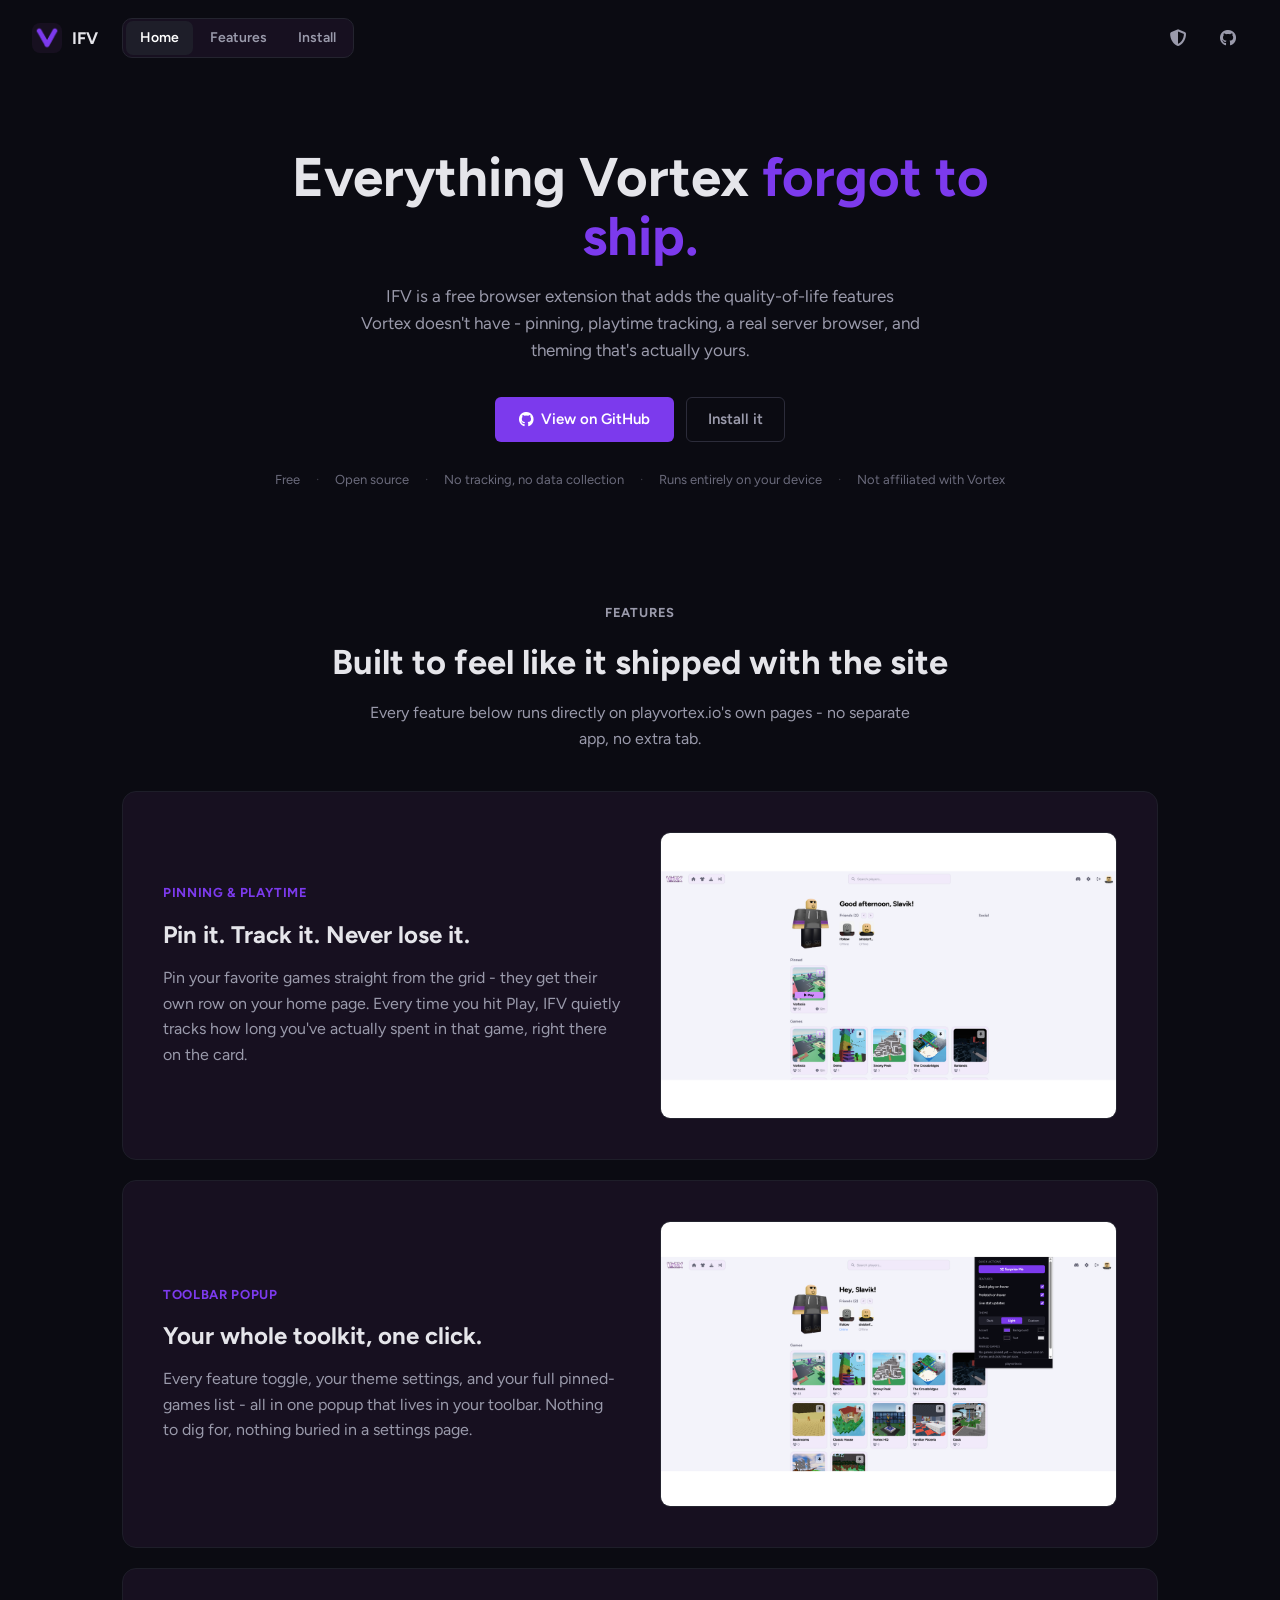
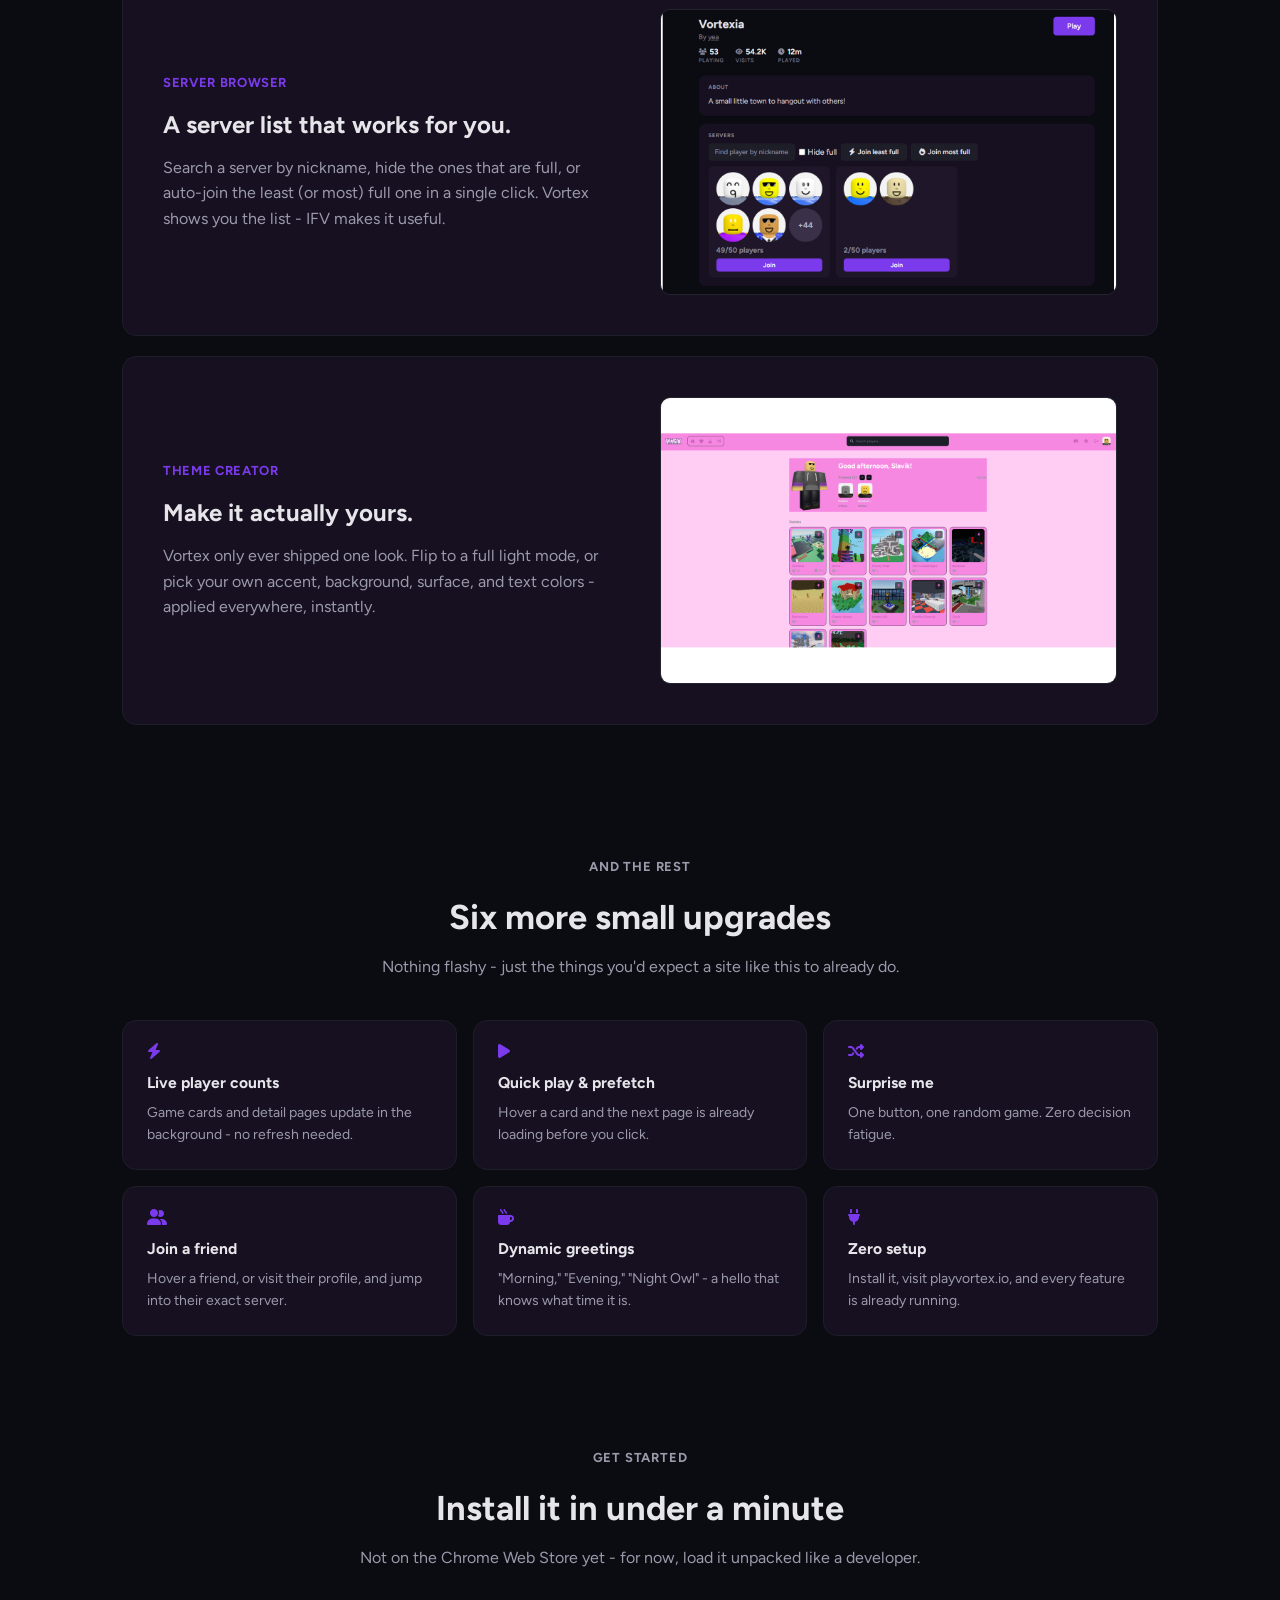
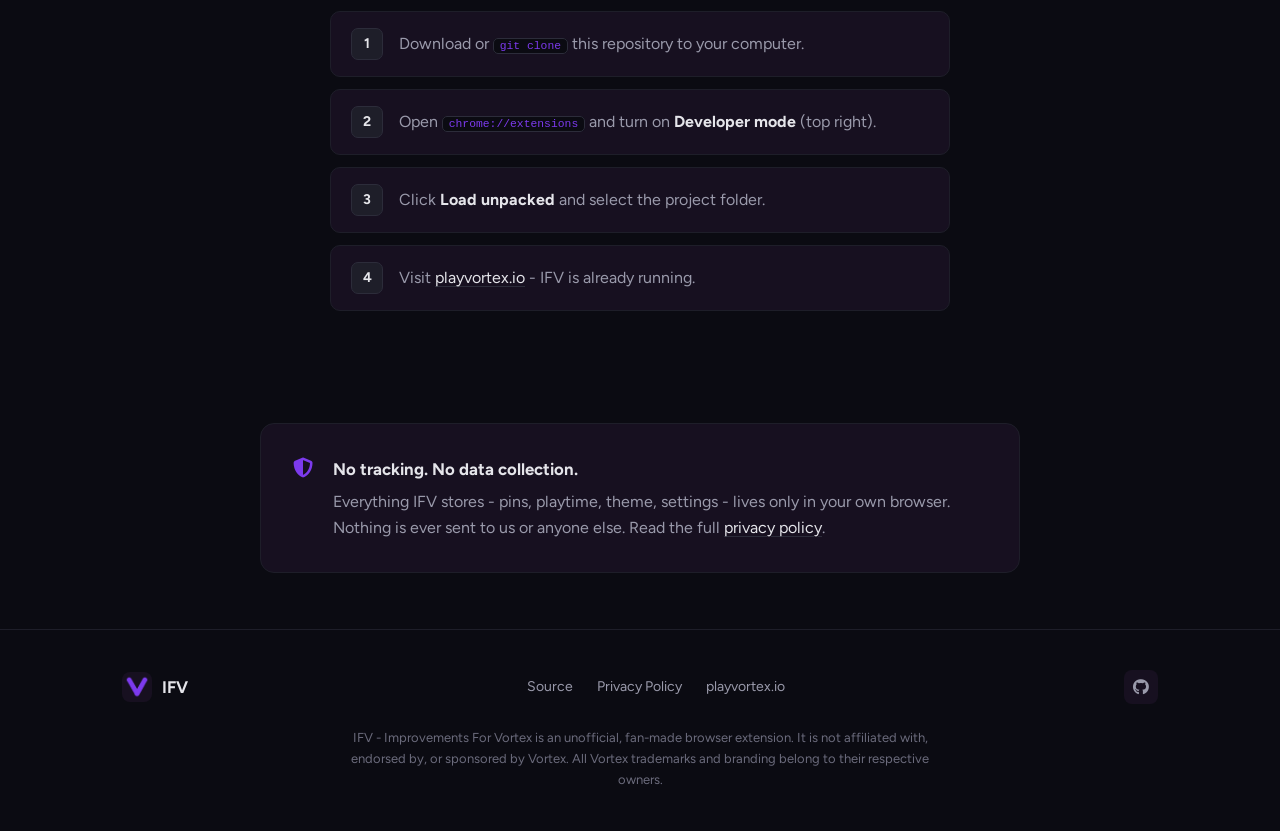
<file: docs/index.html>
<!doctype html>
<html lang="en">
<head>
<meta charset="UTF-8">
<meta name="viewport" content="width=device-width, initial-scale=1">
<title>IFV - Improvements For Vortex</title>
<meta name="description" content="A quality-of-life browser extension for playvortex.io: pinning, playtime tracking, a better server browser, theming, and more.">
<link rel="icon" type="image/png" href="favicon.png">
<link rel="preconnect" href="https://fonts.googleapis.com">
<link rel="preconnect" href="https://fonts.gstatic.com" crossorigin>
<link href="https://fonts.googleapis.com/css2?family=Figtree:wght@400;500;600;700&display=swap" rel="stylesheet">
<link rel="stylesheet" href="https://cdnjs.cloudflare.com/ajax/libs/font-awesome/6.7.2/css/all.min.css">
<style>
:root {
    --bg: #0b0b12;
    --surface: #171020;
    --surface-2: #1e1e29;
    --border: #24242f;
    --border-2: #2c2c3a;
    --text: #e5e5ea;
    --muted: #9a9aab;
    --muted-2: #6b6b7c;
    --accent: #7c3aed;
    --accent-hover: #6d28d9;
}
* { box-sizing: border-box; }
html { scroll-behavior: smooth; }
body {
    margin: 0;
    background: var(--bg);
    color: var(--text);
    font-family: 'Figtree', system-ui, -apple-system, sans-serif;
    line-height: 1.6;
    display: flex;
    flex-direction: column;
    align-items: center;
}
a { color: inherit; text-decoration: none; }
img { max-width: 100%; display: block; }
.page { width: 100%; max-width: 1100px; margin: 0 auto; padding-left: 2rem; padding-right: 2rem; }
.navbar, footer { align-self: stretch; }

/* ---------- navbar (styled after Vortex's own, with IFV's own identity) ---------- */

.navbar {
    position: sticky;
    top: 0;
    z-index: 100;
    background: var(--bg);
    height: 76px;
    display: flex;
    align-items: center;
    padding: 0 2rem;
    gap: 1.5rem;
}
.navbar-logo { display: flex; align-items: center; gap: 0.6rem; font-weight: 700; font-size: 1.05rem; flex-shrink: 0; }
.navbar-logo .mark {
    width: 30px; height: 30px;
    border-radius: 8px;
    display: block;
}
.navbar-pill {
    display: flex;
    align-items: center;
    gap: 0.125rem;
    height: 40px;
    background: var(--surface);
    border: 1px solid var(--border);
    border-radius: 10px;
    padding: 0 3px;
    flex-shrink: 0;
}
.navbar-pill a {
    display: flex; align-items: center; justify-content: center;
    height: 34px; padding: 0 0.9rem;
    border-radius: 7px;
    color: var(--muted);
    font-size: 0.875rem;
    font-weight: 600;
    white-space: nowrap;
}
.navbar-pill a:hover { background: var(--surface-2); color: #fff; }
.navbar-pill a.current { background: var(--surface-2); color: #fff; }
.navbar-spacer { flex: 1; }
.navbar-actions { display: flex; align-items: center; gap: 0.6rem; flex-shrink: 0; }
.navbar-icon-btn {
    display: flex; align-items: center; justify-content: center;
    width: 40px; height: 40px;
    border-radius: 8px;
    color: var(--muted);
    font-size: 1.05rem;
}
.navbar-icon-btn:hover { background: var(--surface); color: #fff; }

/* ---------- hero ---------- */

.hero { padding: 4.5rem 0 3.5rem; text-align: center; }
.hero h1 {
    font-size: clamp(2.25rem, 5vw, 3.4rem);
    font-weight: 700;
    line-height: 1.08;
    margin: 0 auto 1.1rem;
    max-width: 720px;
}
.hero h1 span { color: var(--accent); }
.hero p.lede { max-width: 560px; margin: 0 auto 2rem; color: var(--muted); font-size: 1.0625rem; }
.cta-row { display: flex; gap: 0.75rem; flex-wrap: wrap; justify-content: center; margin-bottom: 1.75rem; }

.btn-play {
    display: inline-flex; align-items: center; gap: 0.5em;
    background: var(--accent);
    color: #fff;
    border: none;
    border-radius: 6px;
    padding: 10px 24px;
    font-weight: 600;
    font-size: 0.9375rem;
    font-family: inherit;
    cursor: pointer;
    transition: background 0.15s ease;
}
.btn-play:hover { background: var(--accent-hover); }
.btn-secondary {
    padding: 0.6rem 1.3rem;
    background: none;
    color: var(--muted);
    border: 1px solid var(--border-2);
    border-radius: 6px;
    font-size: 0.9375rem;
    font-family: inherit;
    font-weight: 600;
    cursor: pointer;
    transition: border-color 0.15s ease, color 0.15s ease;
}
.btn-secondary:hover { border-color: #3d3d52; color: #fff; }

.trust-row { display: flex; flex-wrap: wrap; justify-content: center; gap: 0.35rem 1rem; color: var(--muted-2); font-size: 0.8125rem; }
.trust-row .sep { opacity: 0.5; }

/* ---------- section scaffolding ---------- */

section { padding: 3.5rem 0; text-align: center; }
.section-title { color: var(--muted); font-size: 0.8125rem; font-weight: 700; text-transform: uppercase; letter-spacing: 0.06em; margin-bottom: 0.75rem; }
.section-heading { font-size: clamp(1.6rem, 3vw, 2.15rem); font-weight: 700; margin: 0 auto 0.6rem; }
.section-sub { color: var(--muted); max-width: 560px; margin: 0 auto 2.5rem; }

/* ---------- feature spotlights (as game-description-box style panels) ---------- */

.spotlight-box {
    background: var(--surface);
    border: 1px solid var(--surface-2);
    border-radius: 14px;
    padding: 2.5rem;
    display: grid;
    grid-template-columns: minmax(0, 1fr) minmax(0, 1fr);
    gap: 2.5rem;
    align-items: center;
    margin-bottom: 1.25rem;
    text-align: left;
}
.spotlight-box.reverse .spot-media { order: 2; }
.spot-tag { color: var(--accent); font-weight: 700; font-size: 0.8125rem; text-transform: uppercase; letter-spacing: 0.05em; margin-bottom: 0.75rem; }
.spot-title { font-size: 1.5rem; font-weight: 700; margin: 0 0 0.65rem; }
.spot-body { color: var(--muted); margin: 0; }
.spot-media { min-width: 0; }
.spot-media img { width: 100%; border-radius: 10px; border: 1px solid var(--border); }

/* ---------- checklist grid ---------- */

.checklist { display: grid; grid-template-columns: repeat(auto-fit, minmax(260px, 1fr)); gap: 1rem; text-align: left; }
.check-card {
    background: var(--surface);
    border: 1px solid var(--surface-2);
    border-radius: 14px;
    padding: 1.4rem 1.5rem;
}
.check-card i { color: var(--accent); font-size: 1rem; margin-bottom: 0.75rem; display: block; }
.check-card h4 { margin: 0 0 0.35rem; font-size: 0.975rem; font-weight: 700; }
.check-card p { margin: 0; font-size: 0.875rem; color: var(--muted); }

/* ---------- install ---------- */

.install-steps { counter-reset: step; display: grid; gap: 0.75rem; max-width: 620px; margin: 0 auto; text-align: left; }
.install-step {
    counter-increment: step;
    display: flex; gap: 1rem; align-items: center;
    background: var(--surface);
    border: 1px solid var(--surface-2);
    border-radius: 10px;
    padding: 1rem 1.25rem;
}
.install-step::before {
    content: counter(step);
    flex-shrink: 0;
    width: 30px; height: 30px;
    border-radius: 7px;
    background: var(--surface-2);
    border: 1px solid var(--border-2);
    display: flex; align-items: center; justify-content: center;
    font-weight: 700; font-size: 0.875rem;
}
.install-step code { background: var(--bg); border: 1px solid var(--border-2); border-radius: 5px; padding: 0.1em 0.5em; font-size: 0.875em; color: var(--accent); }
.install-step p { margin: 0; color: var(--muted); }
.install-step p strong { color: var(--text); }
.install-step a { color: var(--text); text-decoration: underline; text-decoration-color: var(--border-2); text-underline-offset: 3px; }

/* ---------- privacy card ---------- */

.privacy-card {
    display: flex; gap: 1.25rem; align-items: flex-start;
    background: var(--surface);
    border: 1px solid var(--surface-2);
    border-radius: 14px;
    padding: 2rem;
    max-width: 760px;
    margin: 0 auto;
    text-align: left;
}
.privacy-card i { color: var(--accent); font-size: 1.25rem; margin-top: 0.15rem; }
.privacy-card h3 { margin: 0 0 0.4rem; font-size: 1.05rem; font-weight: 700; }
.privacy-card p { margin: 0; color: var(--muted); }
.privacy-card a { color: var(--text); text-decoration: underline; text-decoration-color: var(--border-2); text-underline-offset: 3px; }

/* ---------- footer (mirrors Vortex's own contentinfo layout) ---------- */

footer { border-top: 1px solid var(--surface-2); padding: 2.5rem 0; }
.footer-inner { display: flex; align-items: center; justify-content: space-between; flex-wrap: wrap; gap: 1.5rem; }
.footer-links { display: flex; gap: 1.5rem; flex-wrap: wrap; color: var(--muted); font-size: 0.875rem; }
.footer-links a:hover { color: var(--text); }
.footer-social { display: flex; gap: 0.6rem; }
.footer-social a {
    width: 34px; height: 34px;
    border-radius: 8px;
    background: var(--surface);
    display: flex; align-items: center; justify-content: center;
    color: var(--muted);
}
.footer-social a:hover { color: #fff; background: var(--surface-2); }
.disclaimer { color: var(--muted-2); font-size: 0.8125rem; max-width: 620px; margin: 1.5rem auto 0; text-align: center; }

/* ---------- reveal ---------- */

.reveal { opacity: 0; transform: translateY(16px); transition: opacity 0.5s ease, transform 0.5s ease; }
.reveal.in { opacity: 1; transform: translateY(0); }
@media (prefers-reduced-motion: reduce) {
    html { scroll-behavior: auto; }
    .reveal { transition: none; opacity: 1; transform: none; }
}

@media (max-width: 760px) {
    .spotlight-box { grid-template-columns: 1fr; padding: 1.75rem; }
    .spotlight-box.reverse .spot-media { order: 0; }
    .navbar-pill a span.label { display: none; }
    .footer-inner { flex-direction: column; align-items: flex-start; }
}
</style>
</head>
<body>

<nav class="navbar">
    <a class="navbar-logo" href="#top"><img class="mark" src="favicon.png" alt="IFV"> IFV</a>
    <div class="navbar-pill">
        <a class="current" href="#top">Home</a>
        <a href="#features">Features</a>
        <a href="#install">Install</a>
    </div>
    <div class="navbar-spacer"></div>
    <div class="navbar-actions">
        <a class="navbar-icon-btn" href="privacy.html" title="Privacy Policy"><i class="fa-solid fa-shield-halved"></i></a>
        <a class="navbar-icon-btn" href="https://github.com/Slavik-85/ImprovementForVortex" title="GitHub"><i class="fa-brands fa-github"></i></a>
    </div>
</nav>

<header class="hero page" id="top">
    <h1>Everything Vortex <span>forgot to ship.</span></h1>
    <p class="lede">IFV is a free browser extension that adds the quality-of-life features Vortex doesn't have - pinning, playtime tracking, a real server browser, and theming that's actually yours.</p>
    <div class="cta-row">
        <a class="btn-play" href="https://github.com/Slavik-85/ImprovementForVortex"><i class="fa-brands fa-github"></i> View on GitHub</a>
        <a class="btn-secondary" href="#install">Install it</a>
    </div>
    <div class="trust-row">
        <span>Free</span><span class="sep">·</span>
        <span>Open source</span><span class="sep">·</span>
        <span>No tracking, no data collection</span><span class="sep">·</span>
        <span>Runs entirely on your device</span><span class="sep">·</span>
        <span>Not affiliated with Vortex</span>
    </div>
</header>

<section class="page" id="features">
    <div class="section-title">Features</div>
    <h2 class="section-heading">Built to feel like it shipped with the site</h2>
    <p class="section-sub">Every feature below runs directly on playvortex.io's own pages - no separate app, no extra tab.</p>

    <div class="spotlight-box reveal">
        <div>
            <div class="spot-tag">Pinning &amp; playtime</div>
            <h3 class="spot-title">Pin it. Track it. Never lose it.</h3>
            <p class="spot-body">Pin your favorite games straight from the grid - they get their own row on your home page. Every time you hit Play, IFV quietly tracks how long you've actually spent in that game, right there on the card.</p>
        </div>
        <div class="spot-media"><img src="screenshots/pinned-playtime.png" alt="Home page showing a pinned Vortexia game card with a quick play button and 12 minutes of tracked playtime"></div>
    </div>

    <div class="spotlight-box reverse reveal">
        <div>
            <div class="spot-tag">Toolbar popup</div>
            <h3 class="spot-title">Your whole toolkit, one click.</h3>
            <p class="spot-body">Every feature toggle, your theme settings, and your full pinned-games list - all in one popup that lives in your toolbar. Nothing to dig for, nothing buried in a settings page.</p>
        </div>
        <div class="spot-media"><img src="screenshots/popup.png" alt="The IFV toolbar popup showing quick actions, feature toggles, theme creator, and pinned games"></div>
    </div>

    <div class="spotlight-box reveal">
        <div>
            <div class="spot-tag">Server browser</div>
            <h3 class="spot-title">A server list that works for you.</h3>
            <p class="spot-body">Search a server by nickname, hide the ones that are full, or auto-join the least (or most) full one in a single click. Vortex shows you the list - IFV makes it useful.</p>
        </div>
        <div class="spot-media"><img src="screenshots/server-browser.png" alt="Game detail page with an enhanced server browser: search by nickname, hide full, join least full, join most full"></div>
    </div>

    <div class="spotlight-box reverse reveal">
        <div>
            <div class="spot-tag">Theme creator</div>
            <h3 class="spot-title">Make it actually yours.</h3>
            <p class="spot-body">Vortex only ever shipped one look. Flip to a full light mode, or pick your own accent, background, surface, and text colors - applied everywhere, instantly.</p>
        </div>
        <div class="spot-media"><img src="screenshots/home-pinned-theme.png" alt="Vortex home page with a custom pink theme applied, showing friends and the pinned games row"></div>
    </div>
</section>

<section class="page">
    <div class="section-title">And the rest</div>
    <h2 class="section-heading">Six more small upgrades</h2>
    <p class="section-sub">Nothing flashy - just the things you'd expect a site like this to already do.</p>
    <div class="checklist">
        <div class="check-card reveal"><i class="fa-solid fa-bolt"></i><h4>Live player counts</h4><p>Game cards and detail pages update in the background - no refresh needed.</p></div>
        <div class="check-card reveal"><i class="fa-solid fa-play"></i><h4>Quick play &amp; prefetch</h4><p>Hover a card and the next page is already loading before you click.</p></div>
        <div class="check-card reveal"><i class="fa-solid fa-shuffle"></i><h4>Surprise me</h4><p>One button, one random game. Zero decision fatigue.</p></div>
        <div class="check-card reveal"><i class="fa-solid fa-user-group"></i><h4>Join a friend</h4><p>Hover a friend, or visit their profile, and jump into their exact server.</p></div>
        <div class="check-card reveal"><i class="fa-solid fa-mug-hot"></i><h4>Dynamic greetings</h4><p>"Morning," "Evening," "Night Owl" - a hello that knows what time it is.</p></div>
        <div class="check-card reveal"><i class="fa-solid fa-plug"></i><h4>Zero setup</h4><p>Install it, visit playvortex.io, and every feature is already running.</p></div>
    </div>
</section>

<section class="page" id="install">
    <div class="section-title">Get started</div>
    <h2 class="section-heading">Install it in under a minute</h2>
    <p class="section-sub">Not on the Chrome Web Store yet - for now, load it unpacked like a developer.</p>
    <div class="install-steps">
        <div class="install-step reveal"><p>Download or <code>git clone</code> this repository to your computer.</p></div>
        <div class="install-step reveal"><p>Open <code>chrome://extensions</code> and turn on <strong>Developer mode</strong> (top right).</p></div>
        <div class="install-step reveal"><p>Click <strong>Load unpacked</strong> and select the project folder.</p></div>
        <div class="install-step reveal"><p>Visit <a href="https://playvortex.io">playvortex.io</a> - IFV is already running.</p></div>
    </div>
</section>

<section class="page">
    <div class="privacy-card reveal">
        <i class="fa-solid fa-shield-halved"></i>
        <div>
            <h3>No tracking. No data collection.</h3>
            <p>Everything IFV stores - pins, playtime, theme, settings - lives only in your own browser. Nothing is ever sent to us or anyone else. Read the full <a href="privacy.html">privacy policy</a>.</p>
        </div>
    </div>
</section>

<footer>
    <div class="page footer-inner">
        <a class="navbar-logo" href="#top"><img class="mark" src="favicon.png" alt="IFV"> IFV</a>
        <div class="footer-links">
            <a href="https://github.com/Slavik-85/ImprovementForVortex">Source</a>
            <a href="privacy.html">Privacy Policy</a>
            <a href="https://playvortex.io">playvortex.io</a>
        </div>
        <div class="footer-social">
            <a href="https://github.com/Slavik-85/ImprovementForVortex" title="GitHub"><i class="fa-brands fa-github"></i></a>
        </div>
    </div>
    <div class="page">
        <p class="disclaimer">IFV - Improvements For Vortex is an unofficial, fan-made browser extension. It is not affiliated with, endorsed by, or sponsored by Vortex. All Vortex trademarks and branding belong to their respective owners.</p>
    </div>
</footer>

<script>
    document.querySelectorAll('.reveal').forEach((el, i) => { el.style.transitionDelay = (i % 4) * 60 + 'ms'; });
    const io = new IntersectionObserver((entries) => {
        entries.forEach((entry) => {
            if (entry.isIntersecting) { entry.target.classList.add('in'); io.unobserve(entry.target); }
        });
    }, { threshold: 0.15 });
    document.querySelectorAll('.reveal').forEach((el) => io.observe(el));

    const navLinks = document.querySelectorAll('.navbar-pill a');
    const navTargets = ['#top', '#features', '#install']
        .map((id) => document.querySelector(id))
        .filter(Boolean);
    const spy = new IntersectionObserver((entries) => {
        entries.forEach((entry) => {
            if (!entry.isIntersecting) return;
            const id = '#' + entry.target.id;
            navLinks.forEach((a) => a.classList.toggle('current', a.getAttribute('href') === id));
        });
    }, { rootMargin: '-40% 0px -55% 0px', threshold: 0 });
    navTargets.forEach((section) => spy.observe(section));
</script>

</body>
</html>
</file>
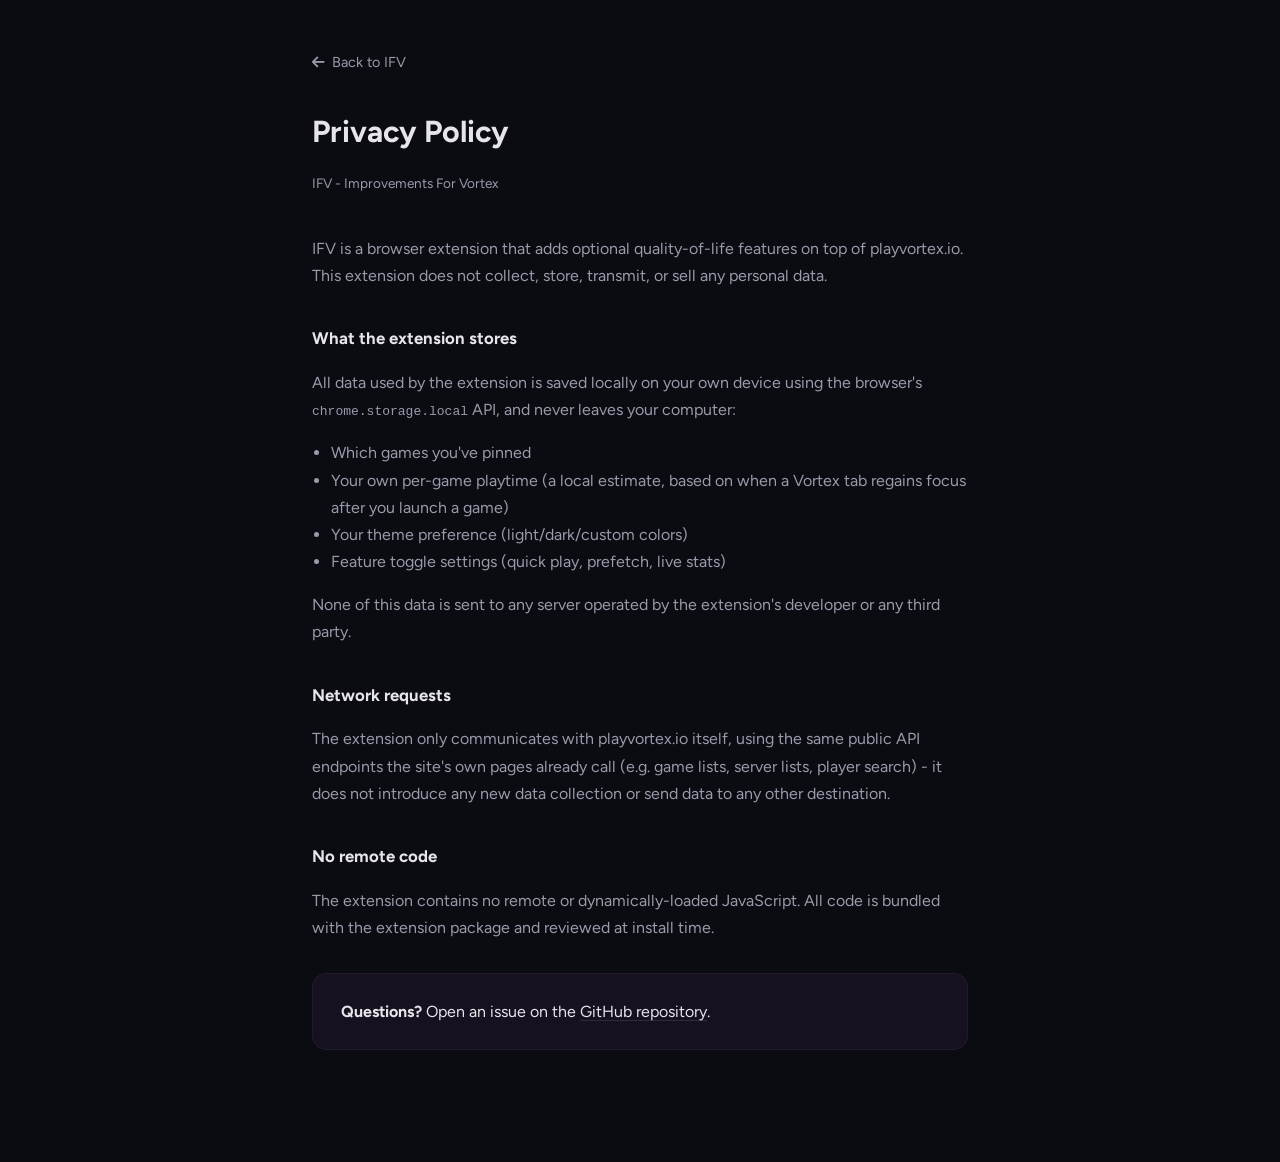
<file: docs/privacy.html>
<!doctype html>
<html lang="en">
<head>
<meta charset="UTF-8">
<meta name="viewport" content="width=device-width, initial-scale=1">
<title>Privacy Policy - IFV</title>
<link rel="icon" type="image/png" href="favicon.png">
<link rel="preconnect" href="https://fonts.googleapis.com">
<link rel="preconnect" href="https://fonts.gstatic.com" crossorigin>
<link href="https://fonts.googleapis.com/css2?family=Figtree:wght@400;500;600;700&display=swap" rel="stylesheet">
<link rel="stylesheet" href="https://cdnjs.cloudflare.com/ajax/libs/font-awesome/6.7.2/css/all.min.css">
<style>
:root {
    --bg: #0b0b12;
    --surface: #171020;
    --surface-2: #1e1e29;
    --border-2: #2c2c3a;
    --text: #e5e5ea;
    --muted: #9a9aab;
    --accent: #7c3aed;
}
* { box-sizing: border-box; }
body {
    margin: 0;
    background: var(--bg);
    color: var(--text);
    font-family: 'Figtree', system-ui, -apple-system, sans-serif;
    line-height: 1.7;
}
a { color: var(--text); text-decoration: underline; text-decoration-color: var(--border-2); text-underline-offset: 3px; }
.wrap { max-width: 720px; margin: 0 auto; padding: 3rem 2rem 5rem; }
.back { display: inline-flex; align-items: center; gap: 0.5em; color: var(--muted); text-decoration: none; font-size: 0.9rem; margin-bottom: 2rem; }
.back:hover { color: var(--text); }
h1 { font-size: 1.9rem; font-weight: 700; margin: 0 0 0.5rem; }
.updated { color: var(--muted); font-size: 0.85rem; margin-bottom: 2.5rem; }
h2 { font-size: 1.05rem; font-weight: 700; margin: 2.2rem 0 0.75rem; }
p, li { color: var(--muted); }
ul { padding-left: 1.2rem; }
.card { background: var(--surface); border: 1px solid var(--surface-2); border-radius: 14px; padding: 1.5rem 1.75rem; margin: 2rem 0; }
.card strong { color: var(--text); }
</style>
</head>
<body>
<div class="wrap">
    <a class="back" href="index.html"><i class="fa-solid fa-arrow-left"></i> Back to IFV</a>
    <h1>Privacy Policy</h1>
    <p class="updated">IFV - Improvements For Vortex</p>

    <p>IFV is a browser extension that adds optional quality-of-life features on top of playvortex.io. This extension does not collect, store, transmit, or sell any personal data.</p>

    <h2>What the extension stores</h2>
    <p>All data used by the extension is saved locally on your own device using the browser's <code>chrome.storage.local</code> API, and never leaves your computer:</p>
    <ul>
        <li>Which games you've pinned</li>
        <li>Your own per-game playtime (a local estimate, based on when a Vortex tab regains focus after you launch a game)</li>
        <li>Your theme preference (light/dark/custom colors)</li>
        <li>Feature toggle settings (quick play, prefetch, live stats)</li>
    </ul>
    <p>None of this data is sent to any server operated by the extension's developer or any third party.</p>

    <h2>Network requests</h2>
    <p>The extension only communicates with playvortex.io itself, using the same public API endpoints the site's own pages already call (e.g. game lists, server lists, player search) - it does not introduce any new data collection or send data to any other destination.</p>

    <h2>No remote code</h2>
    <p>The extension contains no remote or dynamically-loaded JavaScript. All code is bundled with the extension package and reviewed at install time.</p>

    <div class="card">
        <strong>Questions?</strong> Open an issue on the <a href="https://github.com/">GitHub repository</a>.
    </div>
</div>
</body>
</html>
</file>
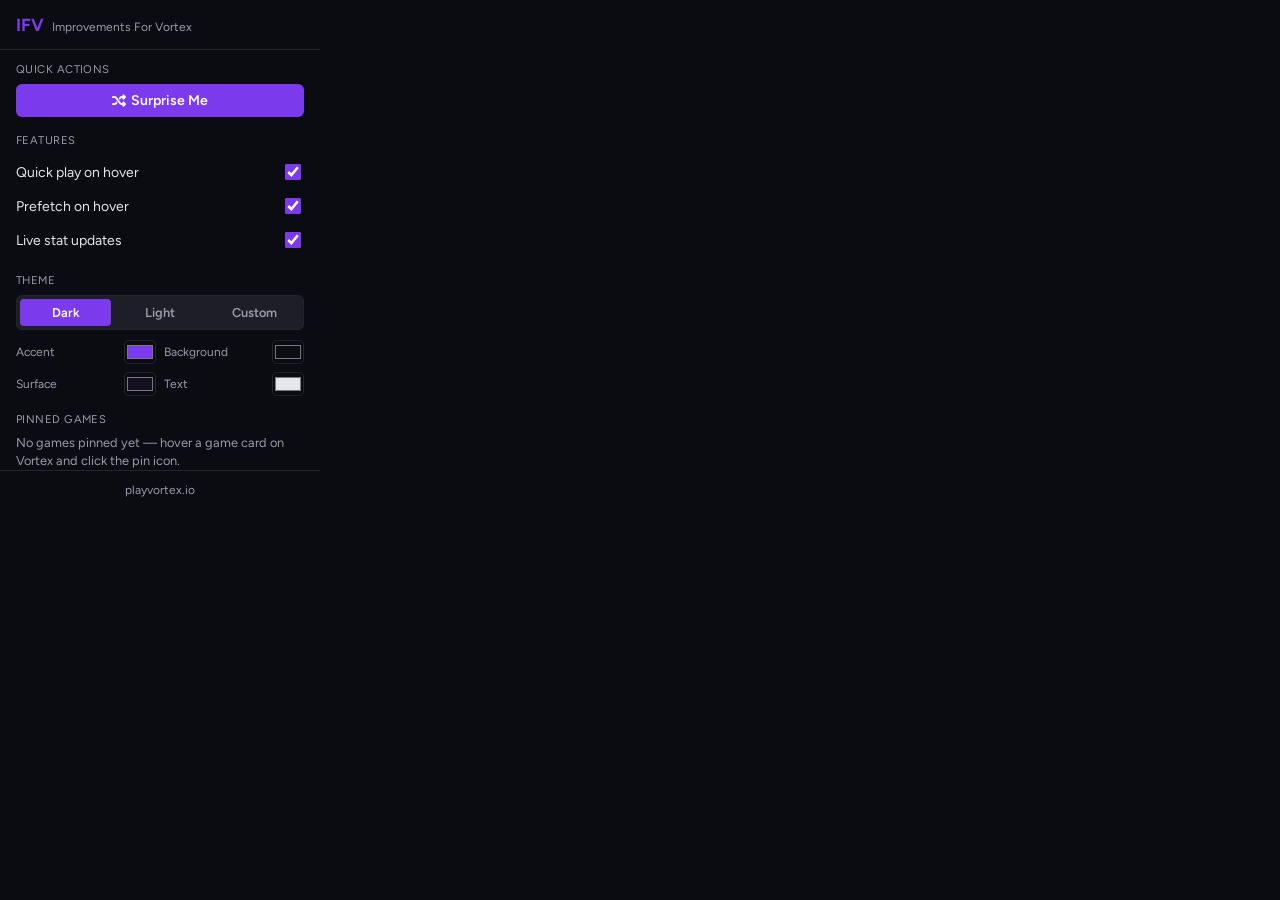
<file: src/popup.html>
<!doctype html>
<html lang="en">
<head>
    <meta charset="UTF-8">
    <title>IFV - Improvements For Vortex</title>
    <link rel="stylesheet" href="https://fonts.googleapis.com/css2?family=Figtree:wght@400;500;600;700&display=swap">
    <link rel="stylesheet" href="https://cdnjs.cloudflare.com/ajax/libs/font-awesome/6.7.2/css/all.min.css">
    <link rel="stylesheet" href="popup.css">
</head>
<body>
    <header class="ifv-popup-header">
        <span class="ifv-logo">IFV</span>
        <span class="ifv-subtitle">Improvements For Vortex</span>
    </header>

    <main class="ifv-popup-body">
        <section class="ifv-section">
            <div class="ifv-section-title">Quick actions</div>
            <button id="ifv-surprise" class="ifv-btn" style="width:100%;justify-content:center;">
                <i class="fa-solid fa-shuffle"></i> Surprise Me
            </button>
        </section>

        <section class="ifv-section">
            <div class="ifv-section-title">Features</div>
            <label class="ifv-toggle-row"><span>Quick play on hover</span><input type="checkbox" id="ifv-set-quickplay"></label>
            <label class="ifv-toggle-row"><span>Prefetch on hover</span><input type="checkbox" id="ifv-set-prefetch"></label>
            <label class="ifv-toggle-row"><span>Live stat updates</span><input type="checkbox" id="ifv-set-livestats"></label>
        </section>

        <section class="ifv-section">
            <div class="ifv-section-title">Theme</div>
            <div class="ifv-mode-switch" id="ifv-theme-mode">
                <button data-mode="dark">Dark</button>
                <button data-mode="light">Light</button>
                <button data-mode="custom">Custom</button>
            </div>
            <div id="ifv-custom-colors" class="ifv-custom-colors" hidden>
                <label>Accent <input type="color" id="ifv-color-accent"></label>
                <label>Background <input type="color" id="ifv-color-bg"></label>
                <label>Surface <input type="color" id="ifv-color-surface"></label>
                <label>Text <input type="color" id="ifv-color-text"></label>
            </div>
        </section>

        <section class="ifv-section">
            <div class="ifv-section-title">Pinned games</div>
            <div id="ifv-pinned-list" class="ifv-pinned-list">
                <div class="ifv-empty">No games pinned yet — hover a game card on Vortex and click the pin icon.</div>
            </div>
        </section>
    </main>

    <footer class="ifv-popup-footer">
        <a href="https://playvortex.io/home" target="_blank">playvortex.io</a>
    </footer>

    <script src="storage.js"></script>
    <script src="popup.js"></script>
</body>
</html>
</file>
<file: src/popup.css>
:root {
    --ifv-bg: #0b0b12;
    --ifv-surface: #171020;
    --ifv-surface-2: #1e1e29;
    --ifv-border: #24242f;
    --ifv-text: #e5e5ea;
    --ifv-muted: #9a9aab;
    --ifv-accent: #7c3aed;
    --ifv-accent-hover: #6d28d9;
    --ifv-radius: 6px;
}

* { box-sizing: border-box; }

body {
    margin: 0;
    width: 320px;
    background: var(--ifv-bg);
    color: var(--ifv-text);
    font-family: 'Figtree', system-ui, -apple-system, sans-serif;
    font-size: 0.875rem;
}

.ifv-popup-header {
    display: flex;
    align-items: baseline;
    gap: 0.5rem;
    padding: 14px 16px;
    border-bottom: 1px solid var(--ifv-border);
}
.ifv-logo { font-weight: 700; color: var(--ifv-accent); font-size: 1.1rem; }
.ifv-subtitle { color: var(--ifv-muted); font-size: 0.75rem; }

.ifv-popup-body { padding: 12px 16px; max-height: 420px; overflow-y: auto; }

.ifv-section { margin-bottom: 16px; }
.ifv-section-title { font-size: 0.7rem; text-transform: uppercase; letter-spacing: 0.04em; color: var(--ifv-muted); margin-bottom: 8px; }

.ifv-btn {
    display: inline-flex;
    align-items: center;
    gap: 0.4em;
    background: var(--ifv-accent);
    color: #fff;
    border: none;
    border-radius: var(--ifv-radius);
    padding: 8px 16px;
    font-family: inherit;
    font-weight: 600;
    font-size: 0.875rem;
    cursor: pointer;
}
.ifv-btn:hover { background: var(--ifv-accent-hover); }

.ifv-toggle-row {
    display: flex;
    align-items: center;
    justify-content: space-between;
    padding: 6px 0;
    cursor: pointer;
}
.ifv-toggle-row input { accent-color: var(--ifv-accent); width: 16px; height: 16px; }

.ifv-mode-switch {
    display: flex;
    background: var(--ifv-surface-2);
    border: 1px solid var(--ifv-border);
    border-radius: var(--ifv-radius);
    padding: 3px;
    gap: 3px;
}
.ifv-mode-switch button {
    flex: 1;
    background: transparent;
    border: none;
    border-radius: 4px;
    color: var(--ifv-muted);
    padding: 6px 0;
    font-family: inherit;
    font-weight: 600;
    font-size: 0.8rem;
    cursor: pointer;
}
.ifv-mode-switch button.active { background: var(--ifv-accent); color: #fff; }

.ifv-custom-colors { display: grid; grid-template-columns: 1fr 1fr; gap: 8px; margin-top: 10px; }
.ifv-custom-colors label { display: flex; align-items: center; justify-content: space-between; font-size: 0.75rem; color: var(--ifv-muted); }
.ifv-custom-colors input[type="color"] { width: 32px; height: 24px; border: 1px solid var(--ifv-border); border-radius: 4px; background: none; padding: 0; cursor: pointer; }

.ifv-pinned-list { display: flex; flex-direction: column; gap: 6px; }
.ifv-empty { color: var(--ifv-muted); font-size: 0.8rem; line-height: 1.4; }

.ifv-pinned-item {
    display: flex;
    align-items: center;
    gap: 10px;
    background: var(--ifv-surface);
    border: 1px solid var(--ifv-border);
    border-radius: var(--ifv-radius);
    padding: 6px;
    text-decoration: none;
    color: var(--ifv-text);
}
.ifv-pinned-item img { width: 36px; height: 36px; border-radius: 4px; object-fit: cover; flex-shrink: 0; background: var(--ifv-surface-2); }
.ifv-pinned-item .ifv-pinned-info { flex: 1; min-width: 0; }
.ifv-pinned-item .ifv-pinned-name { font-weight: 600; white-space: nowrap; overflow: hidden; text-overflow: ellipsis; }
.ifv-pinned-item .ifv-pinned-time { color: var(--ifv-muted); font-size: 0.75rem; }
.ifv-pinned-item .ifv-unpin { background: none; border: none; color: var(--ifv-muted); cursor: pointer; padding: 4px; }
.ifv-pinned-item .ifv-unpin:hover { color: var(--ifv-text); }

.ifv-popup-footer {
    padding: 10px 16px;
    border-top: 1px solid var(--ifv-border);
    text-align: center;
}
.ifv-popup-footer a { color: var(--ifv-muted); font-size: 0.75rem; text-decoration: none; }
.ifv-popup-footer a:hover { color: var(--ifv-accent); }
</file>
